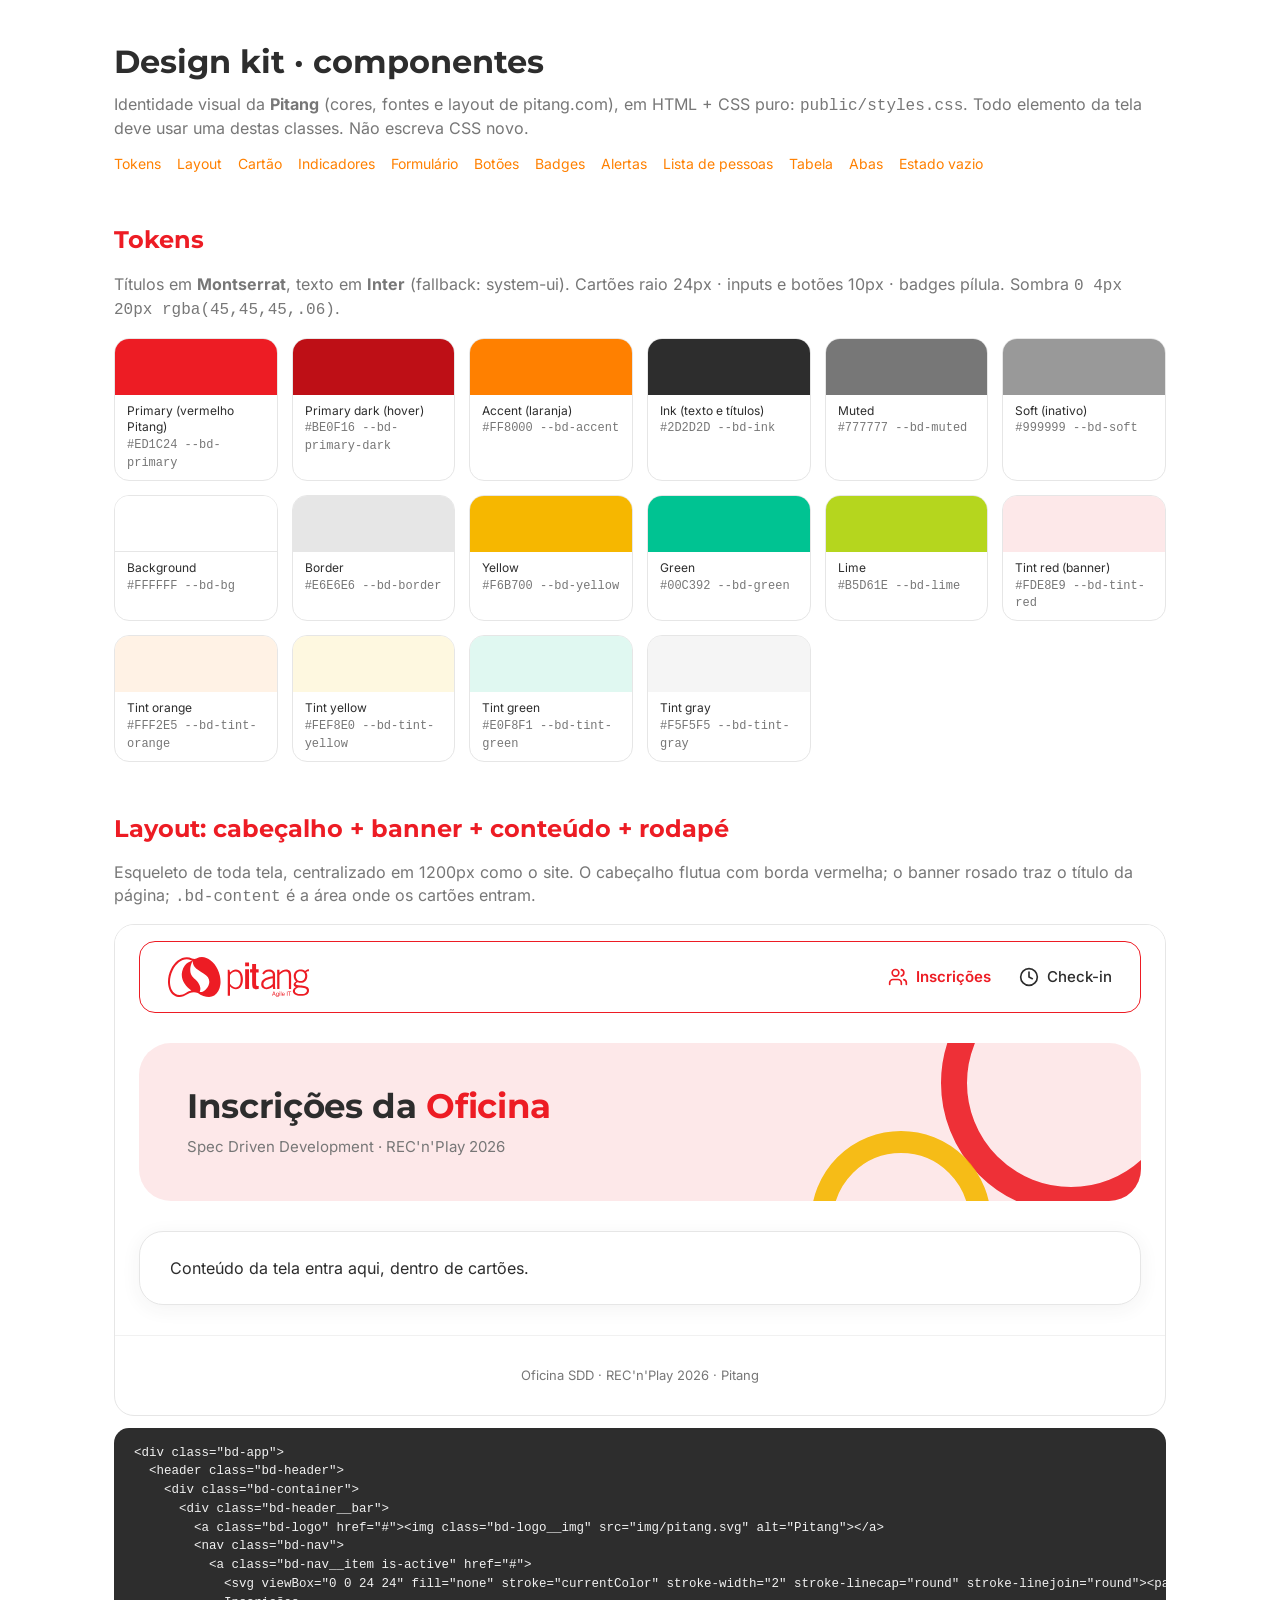
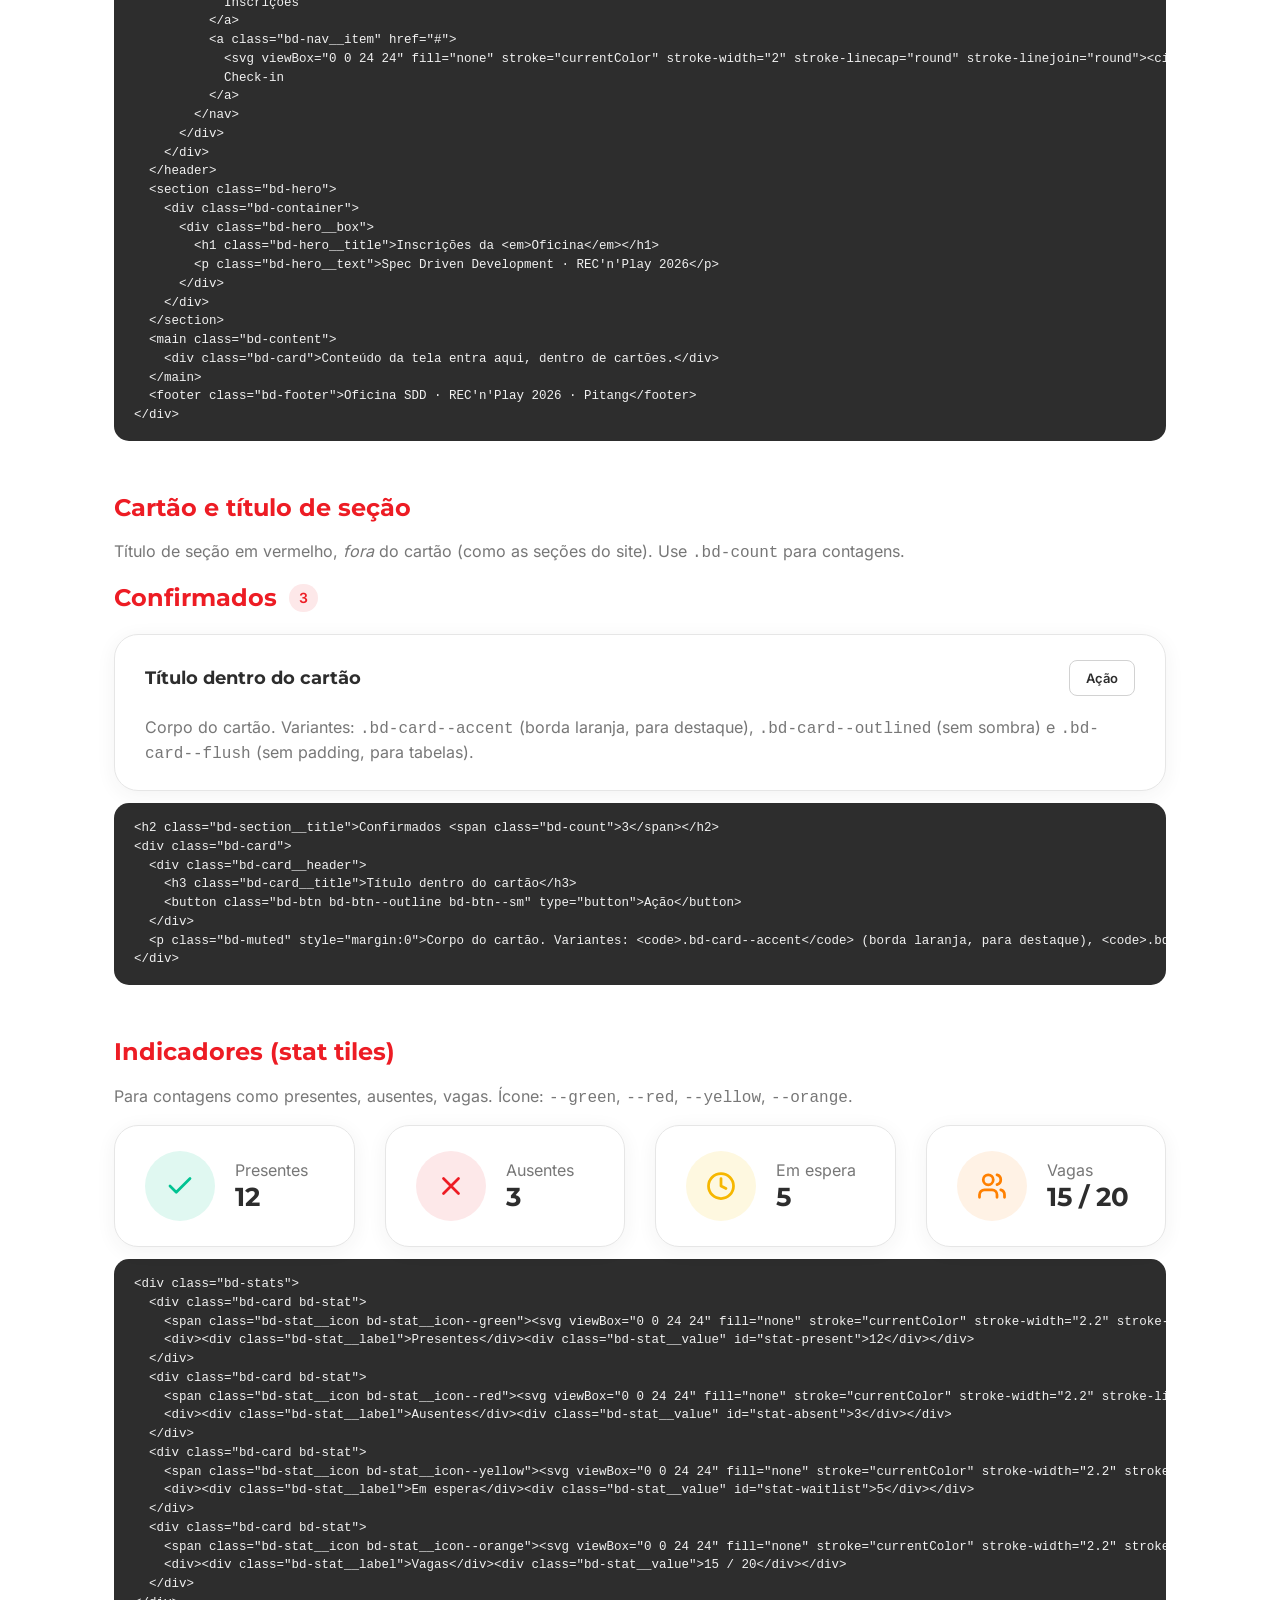
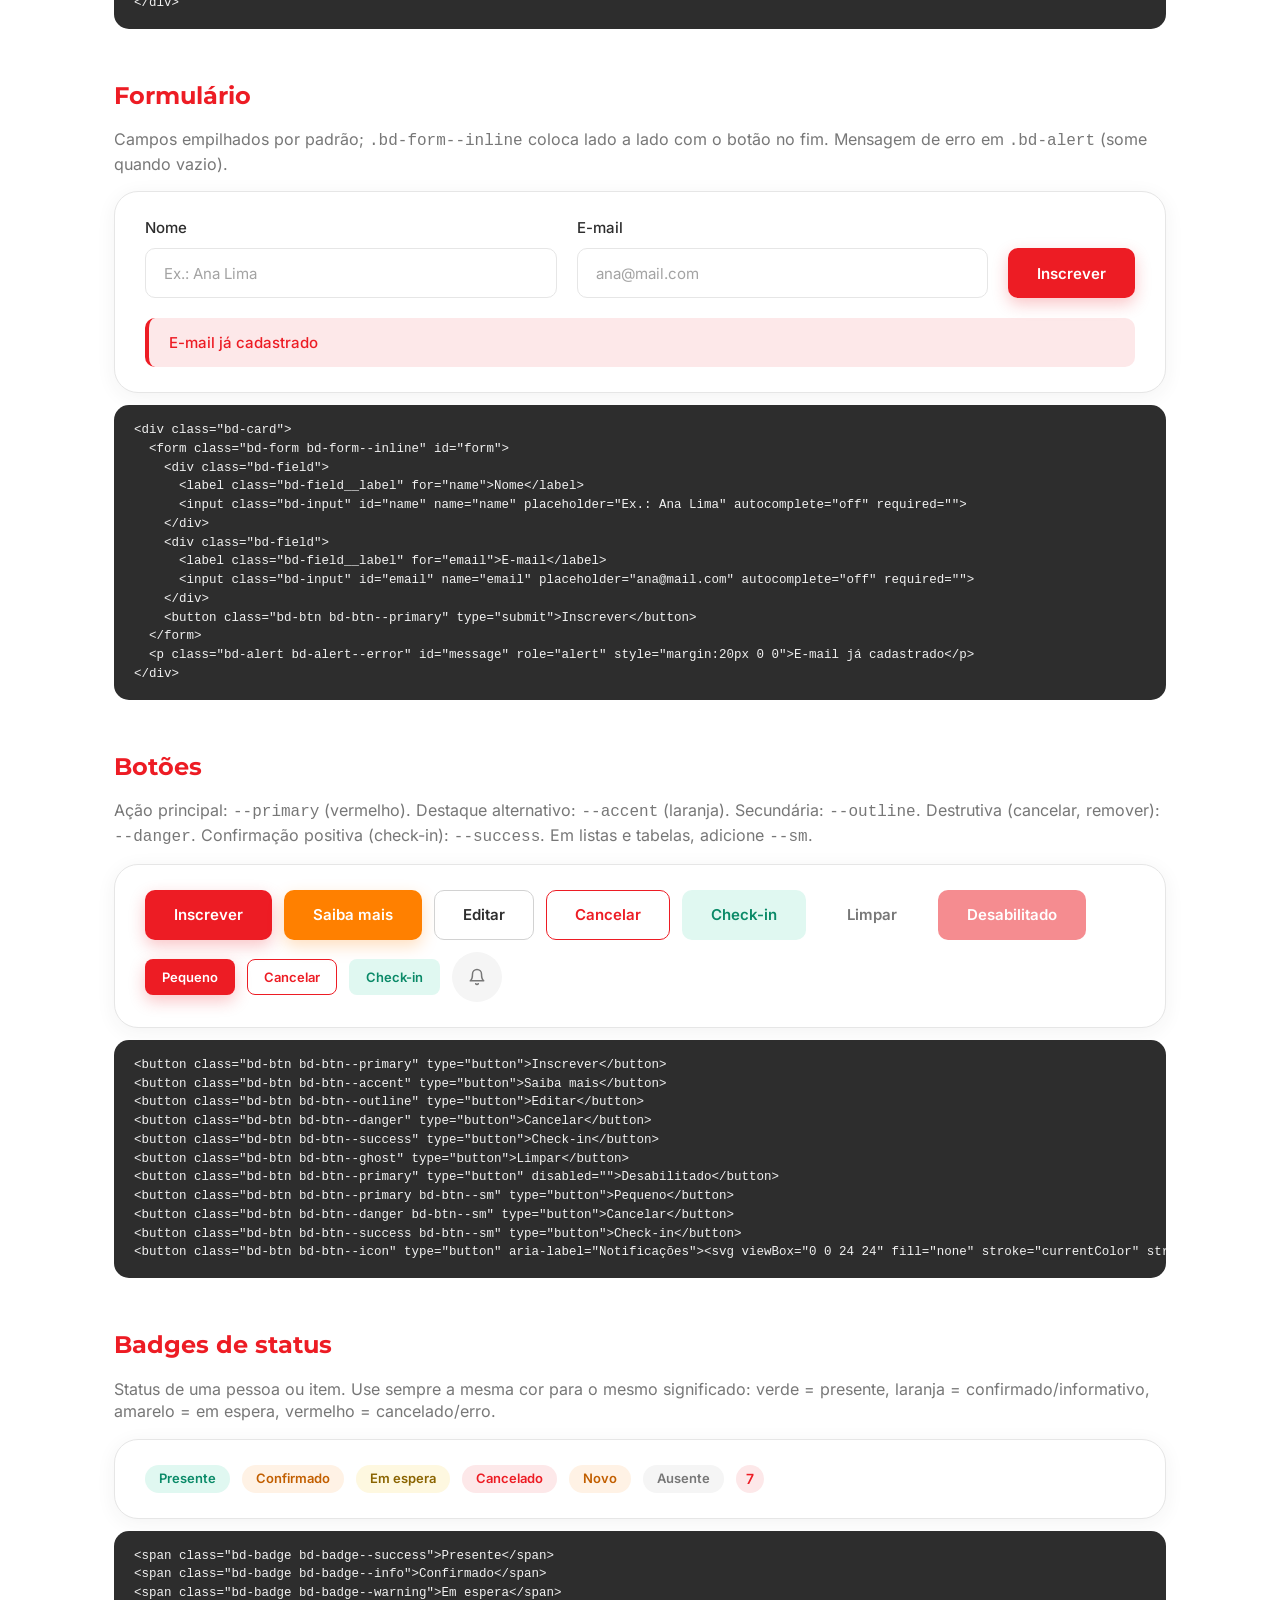
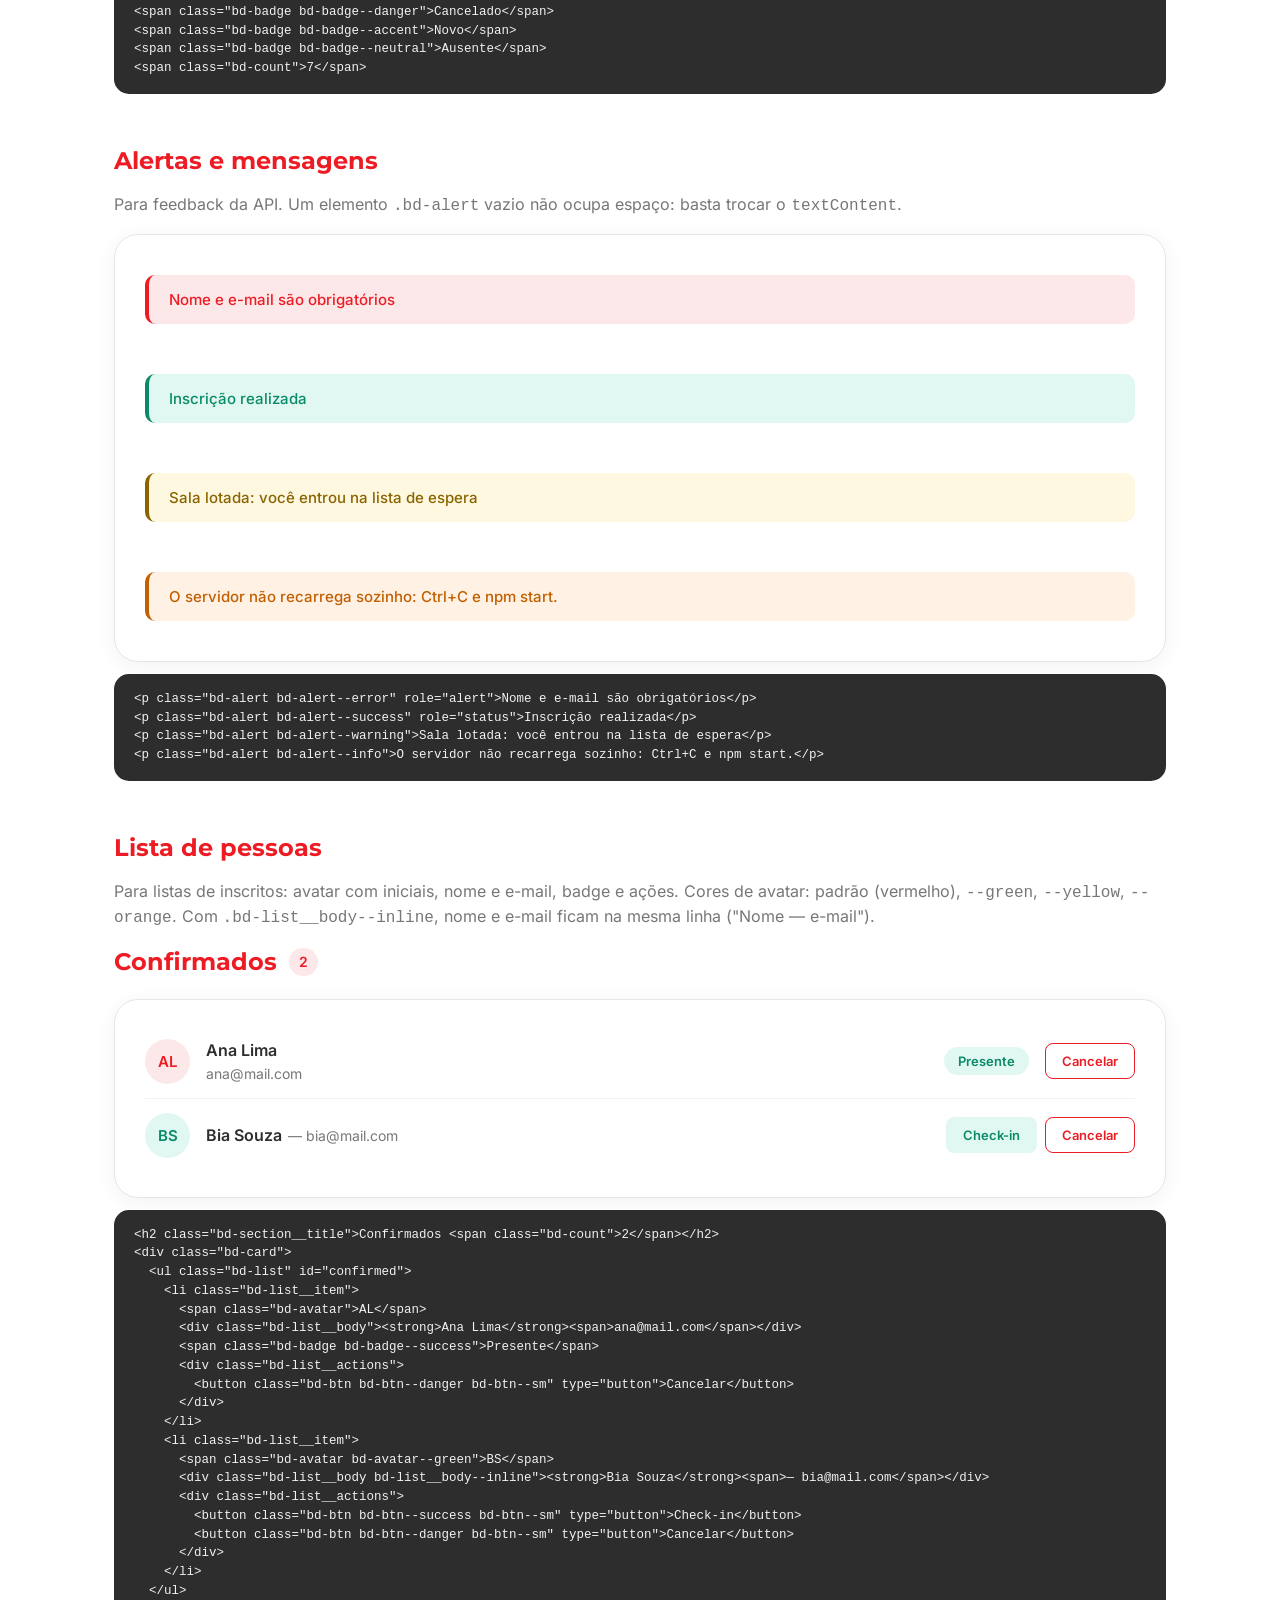
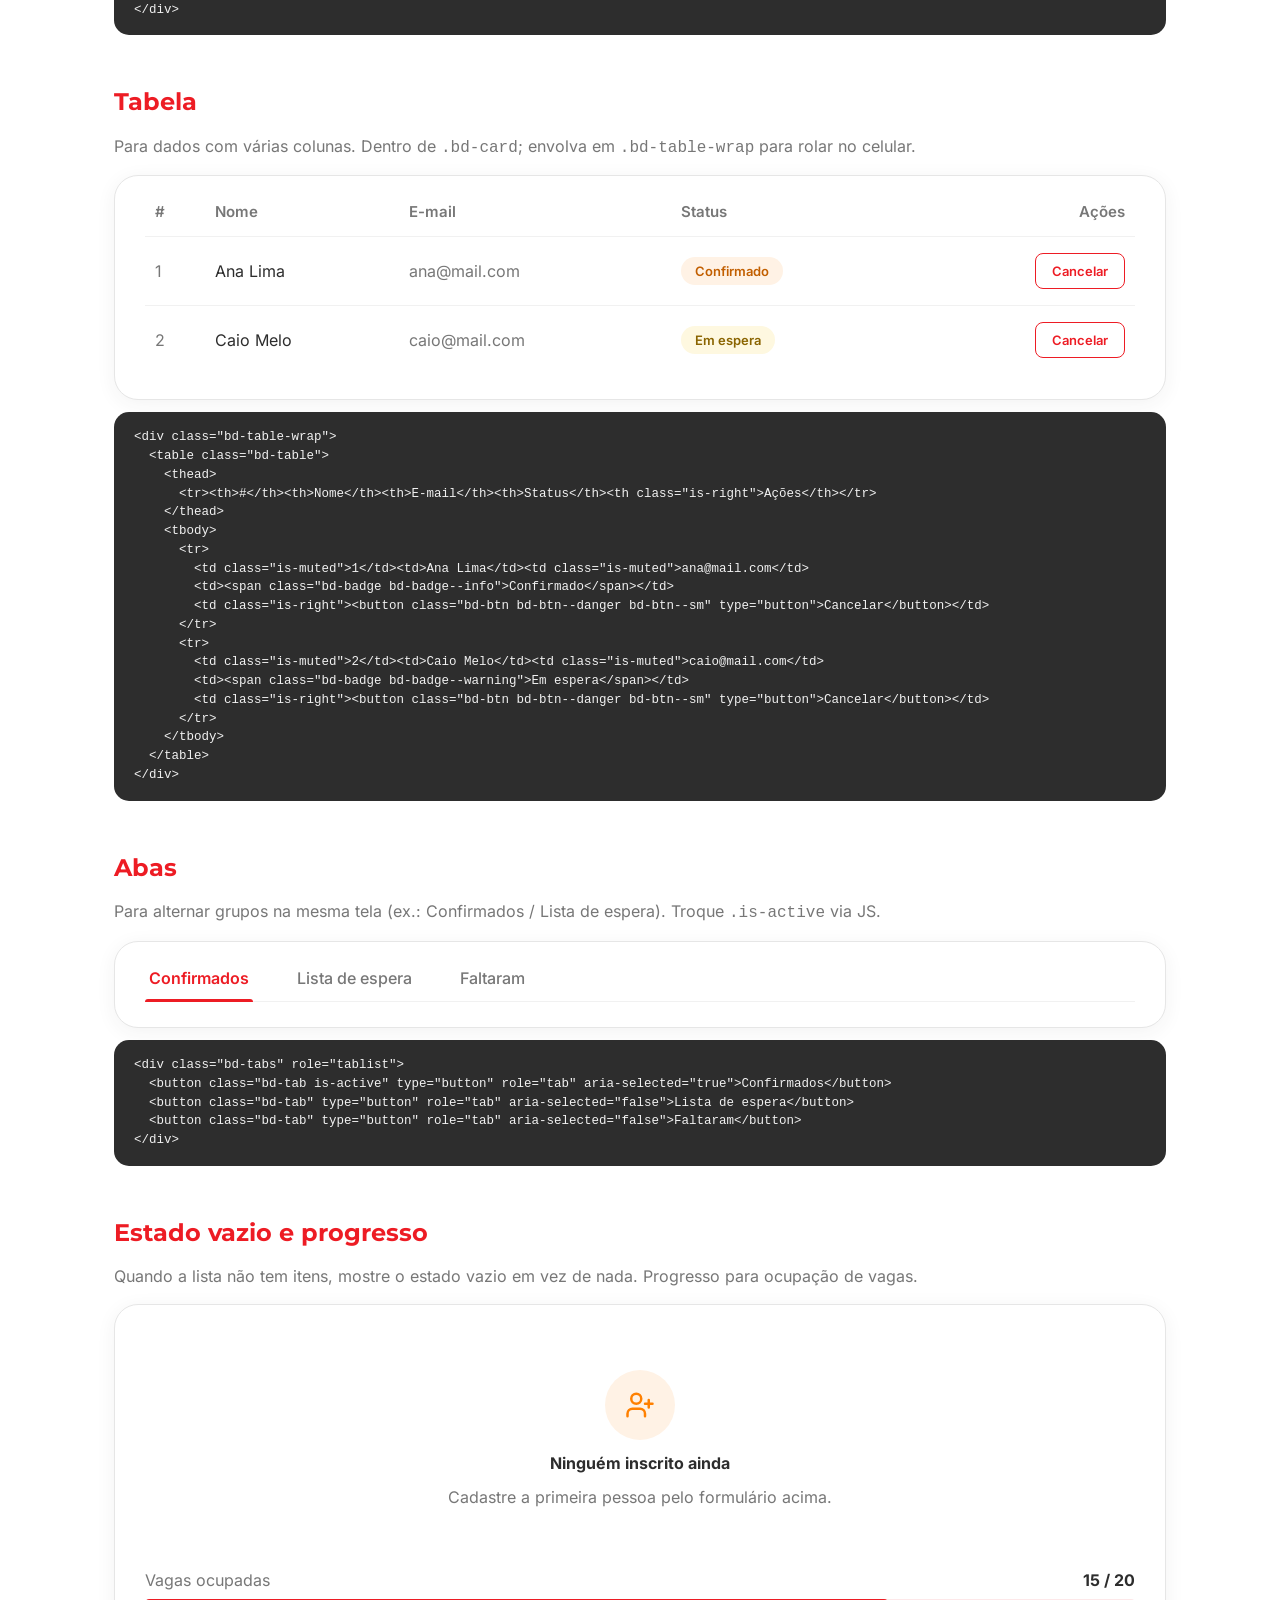
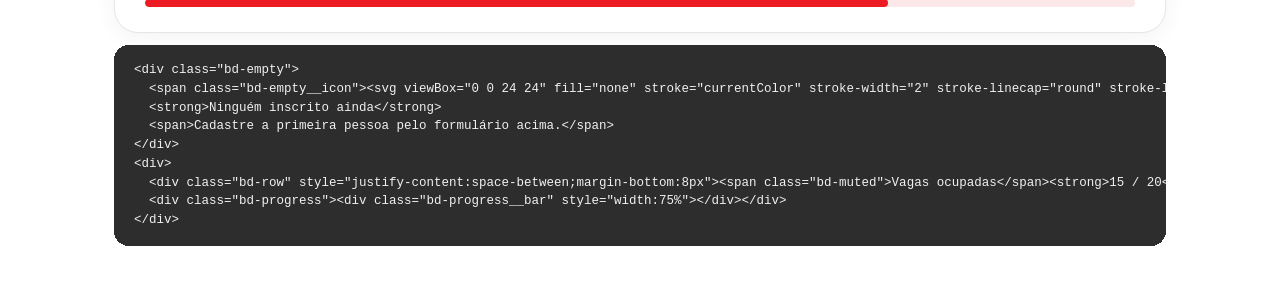
<file: public/components.html>
<!doctype html>
<html lang="pt-BR">
<head>
  <meta charset="utf-8">
  <meta name="viewport" content="width=device-width, initial-scale=1">
  <title>Design kit — componentes</title>
  <link rel="stylesheet" href="styles.css">
  <style>
    /* Só desta página de guia. Não copie para o app. */
    .guide { max-width: 1100px; margin: 0 auto; padding: 40px 24px 80px; display: flex; flex-direction: column; gap: 50px; }
    .guide > header p { color: var(--bd-muted); margin: 8px 0 0; }
    .demo { margin-top: 16px; }
    .demo + pre { margin: 12px 0 0; padding: 16px 20px; background: #2D2D2D; color: #F1F1F1; border-radius: 15px; font-size: 12.5px; line-height: 1.5; overflow-x: auto; }
    .swatches { display: grid; grid-template-columns: repeat(auto-fill, minmax(150px, 1fr)); gap: 14px; margin-top: 16px; }
    .swatch { border-radius: 15px; overflow: hidden; border: 1px solid var(--bd-border); background: #fff; }
    .swatch div { height: 56px; }
    .swatch p { margin: 0; padding: 8px 12px; font-size: 12px; line-height: 1.4; }
    .swatch code { color: var(--bd-muted); }
    .frame { border: 1px solid var(--bd-border); border-radius: 20px; overflow: hidden; background: var(--bd-bg); }
    .frame .bd-app { min-height: 0; }
    .frame .bd-header { position: static; }
    .toc { display: flex; flex-wrap: wrap; gap: 8px 16px; margin-top: 14px; font-size: 14px; }
  </style>
</head>
<body>
<div class="guide">

  <header>
    <h1 style="font-size:32px">Design kit · componentes</h1>
    <p>Identidade visual da <strong>Pitang</strong> (cores, fontes e layout de pitang.com), em HTML + CSS puro: <code>public/styles.css</code>.
       Todo elemento da tela deve usar uma destas classes. Não escreva CSS novo.</p>
    <nav class="toc">
      <a href="#tokens">Tokens</a><a href="#layout">Layout</a><a href="#card">Cartão</a><a href="#stats">Indicadores</a>
      <a href="#form">Formulário</a><a href="#btn">Botões</a><a href="#badge">Badges</a><a href="#alert">Alertas</a>
      <a href="#list">Lista de pessoas</a><a href="#table">Tabela</a><a href="#tabs">Abas</a><a href="#empty">Estado vazio</a>
    </nav>
  </header>

  <!-- ===================== TOKENS ===================== -->
  <section id="tokens">
    <h2 class="bd-section__title">Tokens</h2>
    <p class="bd-muted">Títulos em <strong>Montserrat</strong>, texto em <strong>Inter</strong> (fallback: system-ui). Cartões raio 24px · inputs e botões 10px · badges pílula. Sombra <code>0 4px 20px rgba(45,45,45,.06)</code>.</p>
    <div class="swatches">
      <div class="swatch"><div style="background:#ED1C24"></div><p>Primary (vermelho Pitang)<br><code>#ED1C24 --bd-primary</code></p></div>
      <div class="swatch"><div style="background:#BE0F16"></div><p>Primary dark (hover)<br><code>#BE0F16 --bd-primary-dark</code></p></div>
      <div class="swatch"><div style="background:#FF8000"></div><p>Accent (laranja)<br><code>#FF8000 --bd-accent</code></p></div>
      <div class="swatch"><div style="background:#2D2D2D"></div><p>Ink (texto e títulos)<br><code>#2D2D2D --bd-ink</code></p></div>
      <div class="swatch"><div style="background:#777777"></div><p>Muted<br><code>#777777 --bd-muted</code></p></div>
      <div class="swatch"><div style="background:#999999"></div><p>Soft (inativo)<br><code>#999999 --bd-soft</code></p></div>
      <div class="swatch"><div style="background:#FFFFFF;border-bottom:1px solid #E6E6E6"></div><p>Background<br><code>#FFFFFF --bd-bg</code></p></div>
      <div class="swatch"><div style="background:#E6E6E6"></div><p>Border<br><code>#E6E6E6 --bd-border</code></p></div>
      <div class="swatch"><div style="background:#F6B700"></div><p>Yellow<br><code>#F6B700 --bd-yellow</code></p></div>
      <div class="swatch"><div style="background:#00C392"></div><p>Green<br><code>#00C392 --bd-green</code></p></div>
      <div class="swatch"><div style="background:#B5D61E"></div><p>Lime<br><code>#B5D61E --bd-lime</code></p></div>
      <div class="swatch"><div style="background:#FDE8E9"></div><p>Tint red (banner)<br><code>#FDE8E9 --bd-tint-red</code></p></div>
      <div class="swatch"><div style="background:#FFF2E5"></div><p>Tint orange<br><code>#FFF2E5 --bd-tint-orange</code></p></div>
      <div class="swatch"><div style="background:#FEF8E0"></div><p>Tint yellow<br><code>#FEF8E0 --bd-tint-yellow</code></p></div>
      <div class="swatch"><div style="background:#E0F8F1"></div><p>Tint green<br><code>#E0F8F1 --bd-tint-green</code></p></div>
      <div class="swatch"><div style="background:#F5F5F5"></div><p>Tint gray<br><code>#F5F5F5 --bd-tint-gray</code></p></div>
    </div>
  </section>

  <!-- ===================== LAYOUT ===================== -->
  <section id="layout">
    <h2 class="bd-section__title">Layout: cabeçalho + banner + conteúdo + rodapé</h2>
    <p class="bd-muted">Esqueleto de toda tela, centralizado em 1200px como o site. O cabeçalho flutua com borda vermelha; o banner rosado traz o título da página; <code>.bd-content</code> é a área onde os cartões entram.</p>
    <div class="demo frame">
<div class="bd-app">
  <header class="bd-header">
    <div class="bd-container">
      <div class="bd-header__bar">
        <a class="bd-logo" href="#"><img class="bd-logo__img" src="img/pitang.svg" alt="Pitang"></a>
        <nav class="bd-nav">
          <a class="bd-nav__item is-active" href="#">
            <svg viewBox="0 0 24 24" fill="none" stroke="currentColor" stroke-width="2" stroke-linecap="round" stroke-linejoin="round"><path d="M16 21v-2a4 4 0 0 0-4-4H6a4 4 0 0 0-4 4v2"/><circle cx="9" cy="7" r="4"/><path d="M22 21v-2a4 4 0 0 0-3-3.87M16 3.13a4 4 0 0 1 0 7.75"/></svg>
            Inscrições
          </a>
          <a class="bd-nav__item" href="#">
            <svg viewBox="0 0 24 24" fill="none" stroke="currentColor" stroke-width="2" stroke-linecap="round" stroke-linejoin="round"><circle cx="12" cy="12" r="10"/><path d="M12 6v6l4 2"/></svg>
            Check-in
          </a>
        </nav>
      </div>
    </div>
  </header>
  <section class="bd-hero">
    <div class="bd-container">
      <div class="bd-hero__box">
        <h1 class="bd-hero__title">Inscrições da <em>Oficina</em></h1>
        <p class="bd-hero__text">Spec Driven Development · REC'n'Play 2026</p>
      </div>
    </div>
  </section>
  <main class="bd-content">
    <div class="bd-card">Conteúdo da tela entra aqui, dentro de cartões.</div>
  </main>
  <footer class="bd-footer">Oficina SDD · REC'n'Play 2026 · Pitang</footer>
</div>
    </div>
    <pre></pre>
  </section>

  <!-- ===================== CARTÃO ===================== -->
  <section id="card">
    <h2 class="bd-section__title">Cartão e título de seção</h2>
    <p class="bd-muted">Título de seção em vermelho, <em>fora</em> do cartão (como as seções do site). Use <code>.bd-count</code> para contagens.</p>
    <div class="demo bd-section">
<h2 class="bd-section__title">Confirmados <span class="bd-count">3</span></h2>
<div class="bd-card">
  <div class="bd-card__header">
    <h3 class="bd-card__title">Título dentro do cartão</h3>
    <button class="bd-btn bd-btn--outline bd-btn--sm" type="button">Ação</button>
  </div>
  <p class="bd-muted" style="margin:0">Corpo do cartão. Variantes: <code>.bd-card--accent</code> (borda laranja, para destaque), <code>.bd-card--outlined</code> (sem sombra) e <code>.bd-card--flush</code> (sem padding, para tabelas).</p>
</div>
    </div>
    <pre></pre>
  </section>

  <!-- ===================== STATS ===================== -->
  <section id="stats">
    <h2 class="bd-section__title">Indicadores (stat tiles)</h2>
    <p class="bd-muted">Para contagens como presentes, ausentes, vagas. Ícone: <code>--green</code>, <code>--red</code>, <code>--yellow</code>, <code>--orange</code>.</p>
    <div class="demo">
<div class="bd-stats">
  <div class="bd-card bd-stat">
    <span class="bd-stat__icon bd-stat__icon--green"><svg viewBox="0 0 24 24" fill="none" stroke="currentColor" stroke-width="2.2" stroke-linecap="round" stroke-linejoin="round"><path d="M20 6 9 17l-5-5"/></svg></span>
    <div><div class="bd-stat__label">Presentes</div><div class="bd-stat__value" id="stat-present">12</div></div>
  </div>
  <div class="bd-card bd-stat">
    <span class="bd-stat__icon bd-stat__icon--red"><svg viewBox="0 0 24 24" fill="none" stroke="currentColor" stroke-width="2.2" stroke-linecap="round"><path d="M18 6 6 18M6 6l12 12"/></svg></span>
    <div><div class="bd-stat__label">Ausentes</div><div class="bd-stat__value" id="stat-absent">3</div></div>
  </div>
  <div class="bd-card bd-stat">
    <span class="bd-stat__icon bd-stat__icon--yellow"><svg viewBox="0 0 24 24" fill="none" stroke="currentColor" stroke-width="2.2" stroke-linecap="round" stroke-linejoin="round"><circle cx="12" cy="12" r="10"/><path d="M12 6v6l4 2"/></svg></span>
    <div><div class="bd-stat__label">Em espera</div><div class="bd-stat__value" id="stat-waitlist">5</div></div>
  </div>
  <div class="bd-card bd-stat">
    <span class="bd-stat__icon bd-stat__icon--orange"><svg viewBox="0 0 24 24" fill="none" stroke="currentColor" stroke-width="2.2" stroke-linecap="round" stroke-linejoin="round"><path d="M16 21v-2a4 4 0 0 0-4-4H6a4 4 0 0 0-4 4v2"/><circle cx="9" cy="7" r="4"/><path d="M22 21v-2a4 4 0 0 0-3-3.87M16 3.13a4 4 0 0 1 0 7.75"/></svg></span>
    <div><div class="bd-stat__label">Vagas</div><div class="bd-stat__value">15 / 20</div></div>
  </div>
</div>
    </div>
    <pre></pre>
  </section>

  <!-- ===================== FORM ===================== -->
  <section id="form">
    <h2 class="bd-section__title">Formulário</h2>
    <p class="bd-muted">Campos empilhados por padrão; <code>.bd-form--inline</code> coloca lado a lado com o botão no fim. Mensagem de erro em <code>.bd-alert</code> (some quando vazio).</p>
    <div class="demo">
<div class="bd-card">
  <form class="bd-form bd-form--inline" id="form">
    <div class="bd-field">
      <label class="bd-field__label" for="name">Nome</label>
      <input class="bd-input" id="name" name="name" placeholder="Ex.: Ana Lima" autocomplete="off" required>
    </div>
    <div class="bd-field">
      <label class="bd-field__label" for="email">E-mail</label>
      <input class="bd-input" id="email" name="email" placeholder="ana@mail.com" autocomplete="off" required>
    </div>
    <button class="bd-btn bd-btn--primary" type="submit">Inscrever</button>
  </form>
  <p class="bd-alert bd-alert--error" id="message" role="alert" style="margin:20px 0 0">E-mail já cadastrado</p>
</div>
    </div>
    <pre></pre>
  </section>

  <!-- ===================== BUTTONS ===================== -->
  <section id="btn">
    <h2 class="bd-section__title">Botões</h2>
    <p class="bd-muted">Ação principal: <code>--primary</code> (vermelho). Destaque alternativo: <code>--accent</code> (laranja). Secundária: <code>--outline</code>. Destrutiva (cancelar, remover): <code>--danger</code>. Confirmação positiva (check-in): <code>--success</code>. Em listas e tabelas, adicione <code>--sm</code>.</p>
    <div class="demo bd-card bd-row">
<button class="bd-btn bd-btn--primary" type="button">Inscrever</button>
<button class="bd-btn bd-btn--accent" type="button">Saiba mais</button>
<button class="bd-btn bd-btn--outline" type="button">Editar</button>
<button class="bd-btn bd-btn--danger" type="button">Cancelar</button>
<button class="bd-btn bd-btn--success" type="button">Check-in</button>
<button class="bd-btn bd-btn--ghost" type="button">Limpar</button>
<button class="bd-btn bd-btn--primary" type="button" disabled>Desabilitado</button>
<button class="bd-btn bd-btn--primary bd-btn--sm" type="button">Pequeno</button>
<button class="bd-btn bd-btn--danger bd-btn--sm" type="button">Cancelar</button>
<button class="bd-btn bd-btn--success bd-btn--sm" type="button">Check-in</button>
<button class="bd-btn bd-btn--icon" type="button" aria-label="Notificações"><svg viewBox="0 0 24 24" fill="none" stroke="currentColor" stroke-width="2" stroke-linecap="round" stroke-linejoin="round"><path d="M18 8a6 6 0 0 0-12 0c0 7-3 9-3 9h18s-3-2-3-9M13.7 21a2 2 0 0 1-3.4 0"/></svg></button>
    </div>
    <pre></pre>
  </section>

  <!-- ===================== BADGES ===================== -->
  <section id="badge">
    <h2 class="bd-section__title">Badges de status</h2>
    <p class="bd-muted">Status de uma pessoa ou item. Use sempre a mesma cor para o mesmo significado: verde = presente, laranja = confirmado/informativo, amarelo = em espera, vermelho = cancelado/erro.</p>
    <div class="demo bd-card bd-row">
<span class="bd-badge bd-badge--success">Presente</span>
<span class="bd-badge bd-badge--info">Confirmado</span>
<span class="bd-badge bd-badge--warning">Em espera</span>
<span class="bd-badge bd-badge--danger">Cancelado</span>
<span class="bd-badge bd-badge--accent">Novo</span>
<span class="bd-badge bd-badge--neutral">Ausente</span>
<span class="bd-count">7</span>
    </div>
    <pre></pre>
  </section>

  <!-- ===================== ALERTS ===================== -->
  <section id="alert">
    <h2 class="bd-section__title">Alertas e mensagens</h2>
    <p class="bd-muted">Para feedback da API. Um elemento <code>.bd-alert</code> vazio não ocupa espaço: basta trocar o <code>textContent</code>.</p>
    <div class="demo bd-card bd-form">
<p class="bd-alert bd-alert--error" role="alert">Nome e e-mail são obrigatórios</p>
<p class="bd-alert bd-alert--success" role="status">Inscrição realizada</p>
<p class="bd-alert bd-alert--warning">Sala lotada: você entrou na lista de espera</p>
<p class="bd-alert bd-alert--info">O servidor não recarrega sozinho: Ctrl+C e npm start.</p>
    </div>
    <pre></pre>
  </section>

  <!-- ===================== LIST ===================== -->
  <section id="list">
    <h2 class="bd-section__title">Lista de pessoas</h2>
    <p class="bd-muted">Para listas de inscritos: avatar com iniciais, nome e e-mail, badge e ações. Cores de avatar: padrão (vermelho), <code>--green</code>, <code>--yellow</code>, <code>--orange</code>. Com <code>.bd-list__body--inline</code>, nome e e-mail ficam na mesma linha ("Nome — e-mail").</p>
    <div class="demo bd-section">
<h2 class="bd-section__title">Confirmados <span class="bd-count">2</span></h2>
<div class="bd-card">
  <ul class="bd-list" id="confirmed">
    <li class="bd-list__item">
      <span class="bd-avatar">AL</span>
      <div class="bd-list__body"><strong>Ana Lima</strong><span>ana@mail.com</span></div>
      <span class="bd-badge bd-badge--success">Presente</span>
      <div class="bd-list__actions">
        <button class="bd-btn bd-btn--danger bd-btn--sm" type="button">Cancelar</button>
      </div>
    </li>
    <li class="bd-list__item">
      <span class="bd-avatar bd-avatar--green">BS</span>
      <div class="bd-list__body bd-list__body--inline"><strong>Bia Souza</strong><span>— bia@mail.com</span></div>
      <div class="bd-list__actions">
        <button class="bd-btn bd-btn--success bd-btn--sm" type="button">Check-in</button>
        <button class="bd-btn bd-btn--danger bd-btn--sm" type="button">Cancelar</button>
      </div>
    </li>
  </ul>
</div>
    </div>
    <pre></pre>
  </section>

  <!-- ===================== TABLE ===================== -->
  <section id="table">
    <h2 class="bd-section__title">Tabela</h2>
    <p class="bd-muted">Para dados com várias colunas. Dentro de <code>.bd-card</code>; envolva em <code>.bd-table-wrap</code> para rolar no celular.</p>
    <div class="demo bd-card">
<div class="bd-table-wrap">
  <table class="bd-table">
    <thead>
      <tr><th>#</th><th>Nome</th><th>E-mail</th><th>Status</th><th class="is-right">Ações</th></tr>
    </thead>
    <tbody>
      <tr>
        <td class="is-muted">1</td><td>Ana Lima</td><td class="is-muted">ana@mail.com</td>
        <td><span class="bd-badge bd-badge--info">Confirmado</span></td>
        <td class="is-right"><button class="bd-btn bd-btn--danger bd-btn--sm" type="button">Cancelar</button></td>
      </tr>
      <tr>
        <td class="is-muted">2</td><td>Caio Melo</td><td class="is-muted">caio@mail.com</td>
        <td><span class="bd-badge bd-badge--warning">Em espera</span></td>
        <td class="is-right"><button class="bd-btn bd-btn--danger bd-btn--sm" type="button">Cancelar</button></td>
      </tr>
    </tbody>
  </table>
</div>
    </div>
    <pre></pre>
  </section>

  <!-- ===================== TABS ===================== -->
  <section id="tabs">
    <h2 class="bd-section__title">Abas</h2>
    <p class="bd-muted">Para alternar grupos na mesma tela (ex.: Confirmados / Lista de espera). Troque <code>.is-active</code> via JS.</p>
    <div class="demo bd-card">
<div class="bd-tabs" role="tablist">
  <button class="bd-tab is-active" type="button" role="tab" aria-selected="true">Confirmados</button>
  <button class="bd-tab" type="button" role="tab" aria-selected="false">Lista de espera</button>
  <button class="bd-tab" type="button" role="tab" aria-selected="false">Faltaram</button>
</div>
    </div>
    <pre></pre>
  </section>

  <!-- ===================== EMPTY ===================== -->
  <section id="empty">
    <h2 class="bd-section__title">Estado vazio e progresso</h2>
    <p class="bd-muted">Quando a lista não tem itens, mostre o estado vazio em vez de nada. Progresso para ocupação de vagas.</p>
    <div class="demo bd-card bd-form">
<div class="bd-empty">
  <span class="bd-empty__icon"><svg viewBox="0 0 24 24" fill="none" stroke="currentColor" stroke-width="2" stroke-linecap="round" stroke-linejoin="round"><path d="M16 21v-2a4 4 0 0 0-4-4H6a4 4 0 0 0-4 4v2"/><circle cx="9" cy="7" r="4"/><path d="M19 8v6M22 11h-6"/></svg></span>
  <strong>Ninguém inscrito ainda</strong>
  <span>Cadastre a primeira pessoa pelo formulário acima.</span>
</div>
<div>
  <div class="bd-row" style="justify-content:space-between;margin-bottom:8px"><span class="bd-muted">Vagas ocupadas</span><strong>15 / 20</strong></div>
  <div class="bd-progress"><div class="bd-progress__bar" style="width:75%"></div></div>
</div>
    </div>
    <pre></pre>
  </section>

</div>

<script>
  // Copia o HTML de cada .demo para o <pre> seguinte, para o snippet ficar sempre igual ao que está renderizado.
  document.querySelectorAll('.demo').forEach((demo) => {
    const pre = demo.nextElementSibling;
    if (!pre || pre.tagName !== 'PRE') return;
    const lines = demo.innerHTML.replace(/^\s*\n|\n\s*$/g, '').split('\n');
    const indent = Math.min(...lines.filter((l) => l.trim()).map((l) => l.match(/^\s*/)[0].length));
    pre.textContent = lines.map((l) => l.slice(indent)).join('\n');
  });
</script>
</body>
</html>
</file>
<file: public/styles.css>
/* ============================================================
   Design kit — identidade visual Pitang (cores e layout de pitang.com)
   Só HTML + CSS. Sem build, sem framework. NÃO EDITE este arquivo:
   use as classes documentadas em components.html.
   ============================================================ */

/* Fontes embarcadas em public/fonts/ (funcionam sem internet):
   Inter (texto) e Montserrat (títulos), as mesmas do site da Pitang. */
@font-face {
  font-family: 'Inter';
  font-style: normal;
  font-weight: 100 900;
  font-display: swap;
  src: url('fonts/inter-latin-ext.woff2') format('woff2');
  unicode-range: U+0100-02BA, U+02BD-02C5, U+02C7-02CC, U+02CE-02D7, U+02DD-02FF, U+0304, U+0308, U+0329, U+1D00-1DBF, U+1E00-1E9F, U+1EF2-1EFF, U+2020, U+20A0-20AB, U+20AD-20C0, U+2113, U+2C60-2C7F, U+A720-A7FF;
}
@font-face {
  font-family: 'Inter';
  font-style: normal;
  font-weight: 100 900;
  font-display: swap;
  src: url('fonts/inter-latin.woff2') format('woff2');
  unicode-range: U+0000-00FF, U+0131, U+0152-0153, U+02BB-02BC, U+02C6, U+02DA, U+02DC, U+0304, U+0308, U+0329, U+2000-206F, U+20AC, U+2122, U+2191, U+2193, U+2212, U+2215, U+FEFF, U+FFFD;
}
@font-face {
  font-family: 'Montserrat';
  font-style: normal;
  font-weight: 500 800;
  font-display: swap;
  src: url('fonts/montserrat-latin-ext.woff2') format('woff2');
  unicode-range: U+0100-02BA, U+02BD-02C5, U+02C7-02CC, U+02CE-02D7, U+02DD-02FF, U+0304, U+0308, U+0329, U+1D00-1DBF, U+1E00-1E9F, U+1EF2-1EFF, U+2020, U+20A0-20AB, U+20AD-20C4, U+2113, U+2C60-2C7F, U+A720-A7FF;
}
@font-face {
  font-family: 'Montserrat';
  font-style: normal;
  font-weight: 500 800;
  font-display: swap;
  src: url('fonts/montserrat-latin.woff2') format('woff2');
  unicode-range: U+0000-00FF, U+0131, U+0152-0153, U+02BB-02BC, U+02C6, U+02DA, U+02DC, U+0304, U+0308, U+0329, U+2000-206F, U+20AC, U+2122, U+2191, U+2193, U+2212, U+2215, U+FEFF, U+FFFD;
}

:root {
  /* --- Cores da marca (tokens do site pitang.com) --- */
  --bd-bg: #FFFFFF;          /* fundo da página (o site é branco) */
  --bd-surface: #FFFFFF;     /* cartões, cabeçalho */
  --bd-primary: #ED1C24;     /* vermelho Pitang: botões, item ativo, títulos de seção */
  --bd-primary-dark: #BE0F16;/* vermelho escuro: hover */
  --bd-accent: #FF8000;      /* laranja Pitang: destaques, foco, links, status informativo */
  --bd-ink: #2D2D2D;         /* texto e títulos */
  --bd-muted: #777777;       /* legendas, rótulos, texto secundário */
  --bd-soft: #999999;        /* itens inativos */
  --bd-placeholder: #A3A3A3; /* placeholder de inputs */
  --bd-border: #E6E6E6;      /* bordas de inputs e cartões */
  --bd-divider: #F1F1F1;     /* linhas de tabela e separadores */

  --bd-red: #ED1C24;
  --bd-orange: #FF8000;
  --bd-yellow: #F6B700;
  --bd-green: #00C392;
  --bd-lime: #B5D61E;

  /* fundos claros (10% da cor sobre branco) para ícones, badges e banner */
  --bd-tint-red: #FDE8E9;
  --bd-tint-orange: #FFF2E5;
  --bd-tint-yellow: #FEF8E0;
  --bd-tint-green: #E0F8F1;
  --bd-tint-gray: #F5F5F5;

  /* tons escuros derivados (texto legível sobre os fundos claros) */
  --bd-green-ink: #0A8A68;
  --bd-yellow-ink: #8A6400;
  --bd-orange-ink: #C25F00;

  /* --- Forma (raios do site: 10 / 16 / 24 / 40) --- */
  --bd-radius-card: 24px;
  --bd-radius-input: 10px;
  --bd-radius-btn: 10px;
  --bd-radius-pill: 50px;
  --bd-radius-sm: 10px;
  --bd-shadow: 0 4px 20px rgba(45, 45, 45, 0.06);
  --bd-font: 'Inter', system-ui, -apple-system, 'Segoe UI', Roboto, sans-serif;
  --bd-font-title: 'Montserrat', 'Inter', system-ui, -apple-system, 'Segoe UI', Roboto, sans-serif;

  /* --- Layout (container centralizado, como o site) --- */
  --bd-container: 1200px;
  --bd-gutter: 24px;
  --bd-gap: 30px;
}

/* ---------- Base ---------- */
*, *::before, *::after { box-sizing: border-box; }
html, body { margin: 0; min-height: 100%; }
body {
  font-family: var(--bd-font);
  font-size: 16px;
  line-height: 1.4;
  color: var(--bd-ink);
  background: var(--bd-bg);
  -webkit-font-smoothing: antialiased;
}
h1, h2, h3 { margin: 0; color: var(--bd-ink); font-family: var(--bd-font-title); font-weight: 700; }
a { color: var(--bd-accent); text-decoration: none; }
a:hover { text-decoration: underline; }
button, input, select { font: inherit; }
:focus-visible { outline: 3px solid rgba(255, 128, 0, 0.4); outline-offset: 2px; }

/* ---------- Layout: cabeçalho + banner + conteúdo + rodapé, tudo centralizado ---------- */
.bd-app { display: flex; flex-direction: column; min-height: 100vh; }
.bd-container { width: 100%; max-width: var(--bd-container); margin: 0 auto; padding: 0 var(--bd-gutter); }

/* Cabeçalho flutuante com borda fina vermelha (igual ao topo do site) */
.bd-header { padding-top: 16px; position: sticky; top: 0; z-index: 5; background: var(--bd-bg); }
.bd-header__bar {
  display: flex; align-items: center; gap: 24px;
  min-height: 72px;
  padding: 0 28px;
  background: var(--bd-surface);
  border: 1px solid var(--bd-primary);
  border-radius: 16px;
}
.bd-logo { display: flex; align-items: center; margin-right: auto; }
.bd-logo__img { height: 40px; width: auto; display: block; }
.bd-nav { display: flex; align-items: center; gap: 28px; }
.bd-nav__item {
  display: flex; align-items: center; gap: 8px;
  color: var(--bd-ink);
  font-size: 15px;
  font-weight: 500;
  text-decoration: none;
  transition: color .15s;
}
.bd-nav__item svg { width: 20px; height: 20px; flex: none; }
.bd-nav__item:hover { color: var(--bd-accent); text-decoration: none; }
.bd-nav__item.is-active { color: var(--bd-primary); font-weight: 600; }

/* Banner da página (como o hero rosado do site) */
.bd-hero { padding-top: var(--bd-gap); }
.bd-hero__box {
  position: relative; overflow: hidden;
  padding: 44px 48px;
  background: var(--bd-tint-red);
  border-radius: 32px;
}
.bd-hero__box::before, .bd-hero__box::after {
  content: ''; position: absolute; border-radius: 50%; pointer-events: none;
}
.bd-hero__box::before { right: -60px; top: -90px; width: 260px; height: 260px; border: 26px solid var(--bd-primary); opacity: .9; }
.bd-hero__box::after { right: 150px; bottom: -110px; width: 180px; height: 180px; border: 22px solid var(--bd-yellow); opacity: .9; }
.bd-hero__title { position: relative; z-index: 1; font-size: 34px; line-height: 1.15; letter-spacing: -0.01em; }
.bd-hero__title em { font-style: normal; color: var(--bd-primary); }
.bd-hero__text { position: relative; z-index: 1; margin: 10px 0 0; max-width: 560px; color: var(--bd-muted); font-size: 15px; }

/* Content */
.bd-content { padding: var(--bd-gap) var(--bd-gutter); display: flex; flex-direction: column; gap: var(--bd-gap); min-width: 0; width: 100%; max-width: var(--bd-container); margin: 0 auto; }
.bd-section { display: flex; flex-direction: column; gap: 20px; }
.bd-section__title {
  display: flex; align-items: center; gap: 12px;
  font-size: 24px; font-weight: 700; color: var(--bd-primary);
}
.bd-grid { display: grid; gap: var(--bd-gap); }
.bd-grid--2 { grid-template-columns: repeat(2, minmax(0, 1fr)); }
.bd-grid--3 { grid-template-columns: repeat(3, minmax(0, 1fr)); }

/* Rodapé */
.bd-footer { margin-top: auto; padding: 30px var(--bd-gutter); text-align: center; color: var(--bd-muted); font-size: 13px; border-top: 1px solid var(--bd-divider); }

/* ---------- Cartão ---------- */
.bd-card {
  background: var(--bd-surface);
  border: 1px solid var(--bd-border);
  border-radius: var(--bd-radius-card);
  padding: 25px 30px;
  box-shadow: var(--bd-shadow);
}
.bd-card--outlined { box-shadow: none; }
.bd-card--accent { border-color: var(--bd-accent); }
.bd-card--flush { padding: 0; overflow: hidden; }
.bd-card__header { display: flex; align-items: center; justify-content: space-between; gap: 16px; margin-bottom: 20px; }
.bd-card__title { font-size: 18px; font-weight: 700; color: var(--bd-ink); }

/* ---------- Stat tiles (indicadores) ---------- */
.bd-stats { display: grid; grid-template-columns: repeat(auto-fit, minmax(220px, 1fr)); gap: var(--bd-gap); }
.bd-stat { display: flex; align-items: center; gap: 20px; }
.bd-stat__icon {
  width: 70px; height: 70px; flex: none;
  border-radius: 50%;
  display: grid; place-items: center;
}
.bd-stat__icon svg { width: 30px; height: 30px; }
.bd-stat__icon--yellow { background: var(--bd-tint-yellow); color: var(--bd-yellow); }
.bd-stat__icon--teal,
.bd-stat__icon--green  { background: var(--bd-tint-green);  color: var(--bd-green); }
.bd-stat__icon--pink,
.bd-stat__icon--red    { background: var(--bd-tint-red);    color: var(--bd-primary); }
.bd-stat__icon--orange { background: var(--bd-tint-orange); color: var(--bd-orange); }
.bd-stat__label { color: var(--bd-muted); font-size: 16px; }
.bd-stat__value { color: var(--bd-ink); font-family: var(--bd-font-title); font-size: 26px; font-weight: 700; line-height: 1.2; }

/* ---------- Formulário ---------- */
.bd-form { display: flex; flex-direction: column; gap: 20px; }
.bd-form--inline { flex-direction: row; flex-wrap: wrap; align-items: flex-end; }
.bd-form--inline .bd-field { flex: 1 1 220px; }
.bd-field { display: flex; flex-direction: column; gap: 10px; }
.bd-field__label { font-size: 15px; font-weight: 500; color: var(--bd-ink); }
.bd-input {
  width: 100%;
  height: 50px;
  padding: 0 18px;
  font-size: 15px;
  color: var(--bd-ink);
  background: var(--bd-surface);
  border: 1px solid var(--bd-border);
  border-radius: var(--bd-radius-input);
  transition: border-color .15s, box-shadow .15s;
}
.bd-input::placeholder { color: var(--bd-placeholder); }
.bd-input:focus { outline: none; border-color: var(--bd-accent); box-shadow: 0 0 0 3px rgba(255, 128, 0, 0.18); }
.bd-input[aria-invalid="true"] { border-color: var(--bd-red); }
.bd-field__hint { font-size: 13px; color: var(--bd-muted); }
.bd-form__actions { display: flex; gap: 12px; justify-content: flex-end; }

/* Busca (pílula do cabeçalho) */
.bd-search {
  display: flex; align-items: center; gap: 12px;
  height: 44px; width: 240px; max-width: 100%;
  padding: 0 18px;
  background: var(--bd-tint-gray);
  border-radius: 40px;
  color: var(--bd-placeholder);
}
.bd-search svg { width: 20px; height: 20px; flex: none; }
.bd-search input { border: 0; background: transparent; flex: 1; min-width: 0; font-size: 15px; color: var(--bd-ink); }
.bd-search input::placeholder { color: var(--bd-placeholder); }
.bd-search input:focus { outline: none; }

/* ---------- Botões ---------- */
.bd-btn {
  display: inline-flex; align-items: center; justify-content: center; gap: 8px;
  height: 50px;
  padding: 0 28px;
  border-radius: var(--bd-radius-btn);
  border: 1px solid transparent;
  font-size: 15px; font-weight: 600;
  cursor: pointer;
  white-space: nowrap;
  transition: background .15s, color .15s, border-color .15s, box-shadow .15s, transform .05s;
}
.bd-btn:active { transform: translateY(1px); }
.bd-btn:disabled { opacity: .5; cursor: not-allowed; box-shadow: none; }
.bd-btn svg { width: 18px; height: 18px; }
.bd-btn--primary { background: var(--bd-primary); color: #fff; box-shadow: 0 6px 16px rgba(237, 28, 36, 0.25); }
.bd-btn--primary:hover { background: var(--bd-primary-dark); }
.bd-btn--accent { background: var(--bd-accent); color: #fff; box-shadow: 0 6px 16px rgba(255, 128, 0, 0.25); }
.bd-btn--accent:hover { background: var(--bd-orange-ink); }
.bd-btn--outline { background: transparent; color: var(--bd-ink); border-color: #D2D2D2; }
.bd-btn--outline:hover { border-color: var(--bd-ink); background: var(--bd-tint-gray); }
.bd-btn--danger { background: transparent; color: var(--bd-primary); border-color: var(--bd-primary); }
.bd-btn--danger:hover { background: var(--bd-tint-red); }
.bd-btn--success { background: var(--bd-tint-green); color: var(--bd-green-ink); }
.bd-btn--success:hover { background: var(--bd-green); color: #fff; }
.bd-btn--ghost { background: transparent; color: var(--bd-muted); }
.bd-btn--ghost:hover { color: var(--bd-accent); background: var(--bd-tint-gray); }
.bd-btn--sm { height: 36px; padding: 0 16px; font-size: 13px; border-radius: 8px; }
.bd-btn--icon { width: 50px; padding: 0; border-radius: 50%; background: var(--bd-tint-gray); color: var(--bd-muted); }
.bd-btn--icon:hover { color: var(--bd-accent); }

/* ---------- Badges (status) ---------- */
.bd-badge {
  display: inline-flex; align-items: center; gap: 6px;
  height: 28px; padding: 0 14px;
  border-radius: var(--bd-radius-pill);
  font-size: 13px; font-weight: 600;
  white-space: nowrap;
}
.bd-badge--success { background: var(--bd-tint-green);  color: var(--bd-green-ink); }
.bd-badge--warning { background: var(--bd-tint-yellow); color: var(--bd-yellow-ink); }
.bd-badge--danger  { background: var(--bd-tint-red);    color: var(--bd-primary); }
.bd-badge--info    { background: var(--bd-tint-orange); color: var(--bd-orange-ink); }
.bd-badge--accent  { background: var(--bd-tint-orange); color: var(--bd-orange-ink); }
.bd-badge--neutral { background: var(--bd-tint-gray);   color: var(--bd-muted); }
.bd-count {
  display: inline-grid; place-items: center;
  min-width: 28px; height: 28px; padding: 0 10px;
  border-radius: var(--bd-radius-pill);
  background: var(--bd-tint-red); color: var(--bd-primary);
  font-family: var(--bd-font); font-size: 14px; font-weight: 600;
}

/* ---------- Alertas / mensagens ---------- */
.bd-alert {
  padding: 14px 20px;
  border-radius: var(--bd-radius-input);
  border-left: 4px solid currentColor;
  font-size: 15px; font-weight: 500;
}
.bd-alert:empty { display: none; }
.bd-alert--error   { background: var(--bd-tint-red);    color: var(--bd-primary); }
.bd-alert--success { background: var(--bd-tint-green);  color: var(--bd-green-ink); }
.bd-alert--info    { background: var(--bd-tint-orange); color: var(--bd-orange-ink); }
.bd-alert--warning { background: var(--bd-tint-yellow); color: var(--bd-yellow-ink); }

/* ---------- Avatar ---------- */
.bd-avatar {
  width: 45px; height: 45px; flex: none;
  border-radius: 50%;
  display: grid; place-items: center;
  background: var(--bd-tint-red); color: var(--bd-primary);
  font-size: 15px; font-weight: 600;
  text-transform: uppercase;
}
.bd-avatar--teal,
.bd-avatar--green  { background: var(--bd-tint-green);  color: var(--bd-green-ink); }
.bd-avatar--yellow { background: var(--bd-tint-yellow); color: var(--bd-yellow-ink); }
.bd-avatar--pink,
.bd-avatar--orange { background: var(--bd-tint-orange); color: var(--bd-orange-ink); }
.bd-avatar--lg { width: 60px; height: 60px; font-size: 20px; }

/* ---------- Lista de pessoas ---------- */
.bd-list { list-style: none; margin: 0; padding: 0; display: flex; flex-direction: column; }
.bd-list__item {
  display: flex; align-items: center; gap: 16px;
  padding: 14px 0;
  border-bottom: 1px solid var(--bd-divider);
}
.bd-list__item:last-child { border-bottom: 0; }
.bd-list__body { flex: 1; min-width: 0; display: flex; flex-direction: column; gap: 2px; }
.bd-list__body--inline { flex-direction: row; flex-wrap: wrap; align-items: baseline; gap: 6px; }
.bd-list__body strong { color: var(--bd-ink); font-weight: 600; }
.bd-list__body span, .bd-list__meta { color: var(--bd-muted); font-size: 14px; }
.bd-list__actions { display: flex; gap: 8px; flex-wrap: wrap; justify-content: flex-end; }
.bd-list__empty { padding: 24px 0; color: var(--bd-muted); text-align: center; }

/* ---------- Tabela ---------- */
.bd-table-wrap { overflow-x: auto; }
.bd-table { width: 100%; border-collapse: collapse; }
.bd-table th {
  text-align: left;
  padding: 0 10px 14px;
  font-size: 15px; font-weight: 600;
  color: var(--bd-muted);
  border-bottom: 1px solid var(--bd-divider);
  white-space: nowrap;
}
.bd-table td {
  padding: 16px 10px;
  color: var(--bd-ink);
  border-bottom: 1px solid var(--bd-divider);
  vertical-align: middle;
}
.bd-table tr:last-child td { border-bottom: 0; }
.bd-table td.is-muted { color: var(--bd-muted); }
.bd-table td.is-positive { color: var(--bd-green-ink); font-weight: 500; }
.bd-table td.is-negative { color: var(--bd-primary); font-weight: 500; }
.bd-table .is-right, .bd-table th.is-right { text-align: right; }

/* ---------- Abas ---------- */
.bd-tabs { display: flex; gap: 40px; border-bottom: 1px solid var(--bd-divider); }
.bd-tab {
  position: relative;
  padding: 0 4px 12px;
  background: none; border: 0; cursor: pointer;
  font-size: 16px; font-weight: 500;
  color: var(--bd-muted);
}
.bd-tab:hover { color: var(--bd-accent); }
.bd-tab.is-active { color: var(--bd-primary); font-weight: 600; }
.bd-tab.is-active::after {
  content: '';
  position: absolute; left: 0; right: 0; bottom: -1px;
  height: 3px;
  background: var(--bd-primary);
  border-radius: 10px 10px 0 0;
}

/* ---------- Estado vazio ---------- */
.bd-empty { text-align: center; padding: 40px 20px; color: var(--bd-muted); display: flex; flex-direction: column; align-items: center; gap: 12px; }
.bd-empty__icon { width: 70px; height: 70px; border-radius: 50%; background: var(--bd-tint-orange); color: var(--bd-accent); display: grid; place-items: center; }
.bd-empty__icon svg { width: 30px; height: 30px; }
.bd-empty strong { color: var(--bd-ink); font-size: 16px; }

/* ---------- Barra de progresso ---------- */
.bd-progress { height: 8px; border-radius: 10px; background: var(--bd-tint-red); overflow: hidden; }
.bd-progress__bar { height: 100%; border-radius: 10px; background: var(--bd-primary); transition: width .2s; }

/* ---------- Utilitários ---------- */
.bd-muted { color: var(--bd-muted); }
.bd-row { display: flex; align-items: center; gap: 12px; flex-wrap: wrap; }
.bd-spacer { flex: 1; }
.bd-visually-hidden { position: absolute; width: 1px; height: 1px; overflow: hidden; clip: rect(0 0 0 0); white-space: nowrap; }

/* ---------- Responsivo ---------- */
@media (max-width: 1100px) {
  .bd-grid--3 { grid-template-columns: repeat(2, minmax(0, 1fr)); }
}
@media (max-width: 900px) {
  :root { --bd-gutter: 16px; --bd-gap: 20px; }
  .bd-header { padding-top: 10px; }
  .bd-header__bar { min-height: 60px; padding: 10px 16px; gap: 12px; flex-wrap: wrap; }
  .bd-logo__img { height: 32px; }
  .bd-nav { gap: 16px; }
  .bd-nav__item { font-size: 14px; }
  .bd-hero__box { padding: 26px 22px; border-radius: 22px; }
  .bd-hero__box::before { width: 170px; height: 170px; border-width: 18px; right: -70px; top: -70px; }
  .bd-hero__box::after { display: none; }
  .bd-hero__title { font-size: 24px; }
  .bd-hero__text { font-size: 14px; }
  .bd-stats { grid-template-columns: 1fr; }
  .bd-form--inline .bd-field { flex-basis: 100%; }
  .bd-form--inline > .bd-btn { flex: 1 1 100%; }
  .bd-section__title { font-size: 20px; }
  .bd-card { padding: 20px; border-radius: 18px; }
  .bd-grid--2, .bd-grid--3 { grid-template-columns: 1fr; }
  .bd-form__actions { justify-content: stretch; }
  .bd-form__actions .bd-btn { flex: 1; }
}
</file>
